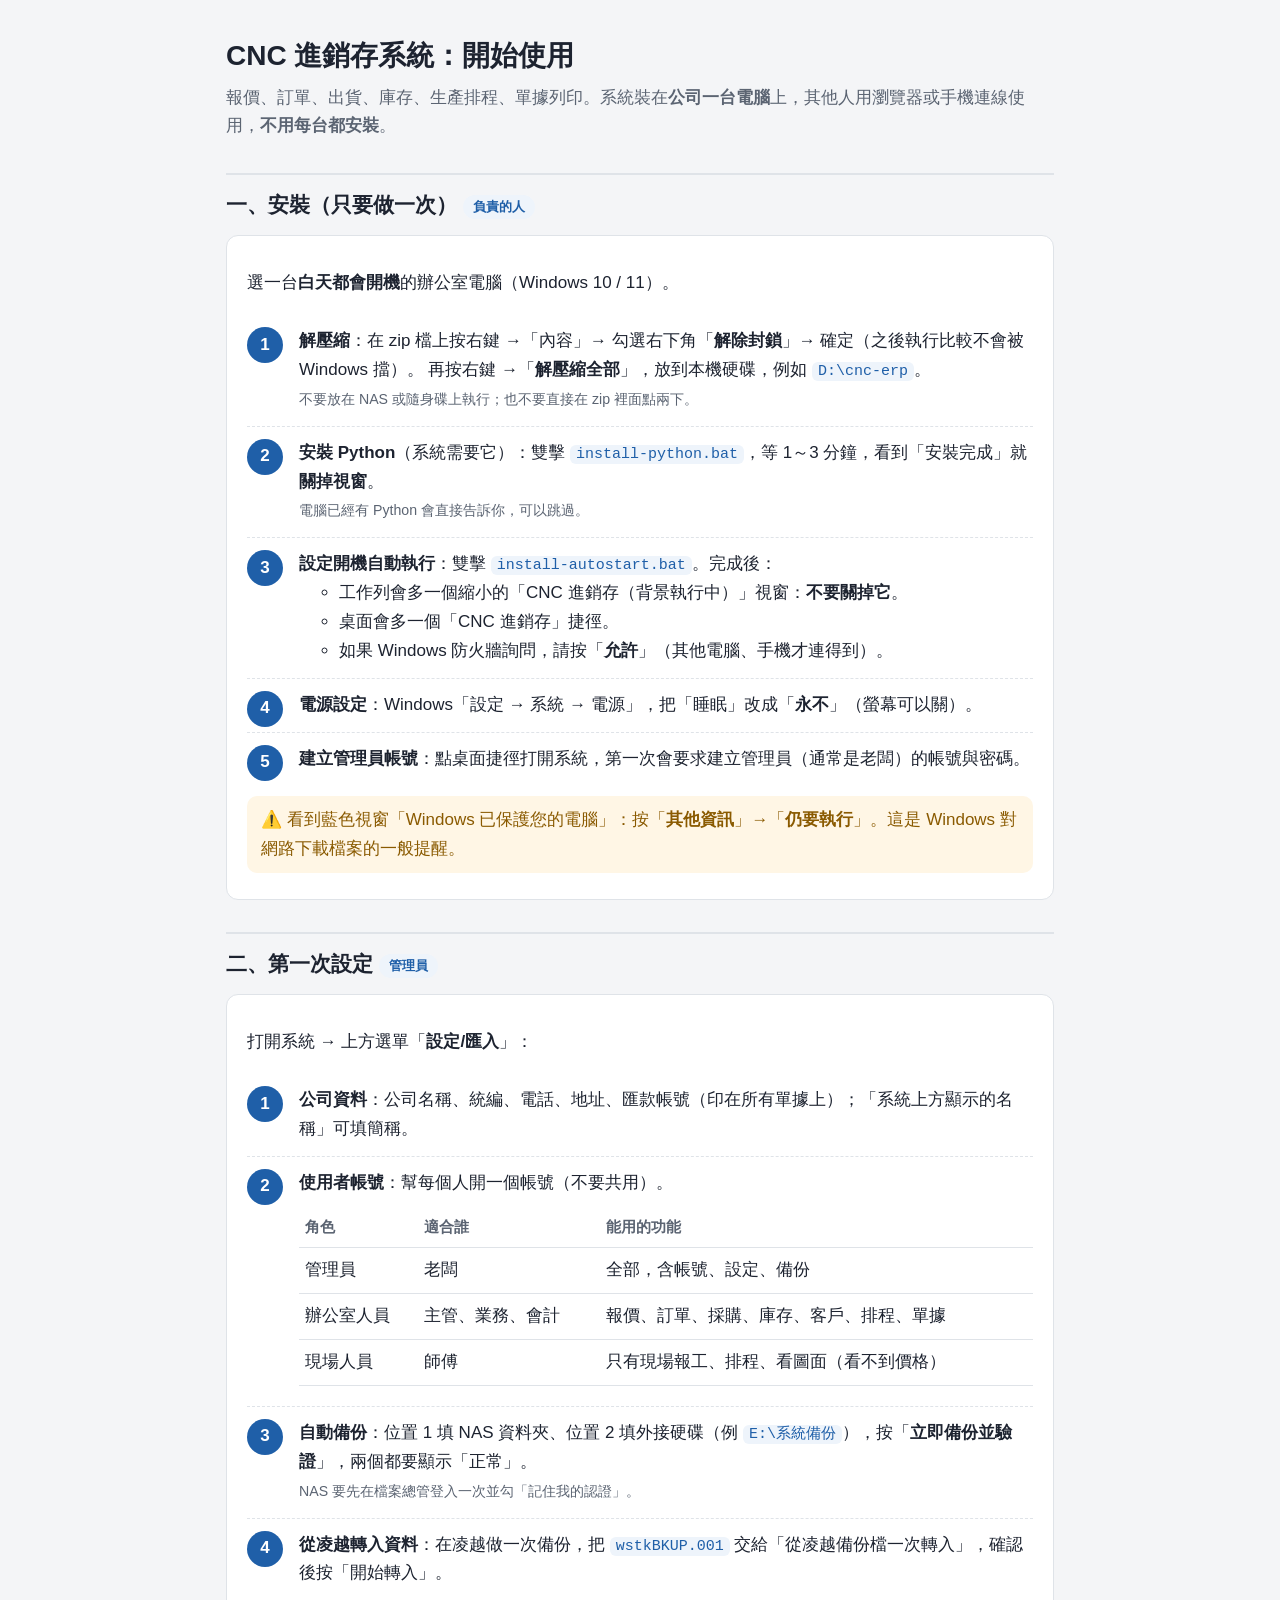
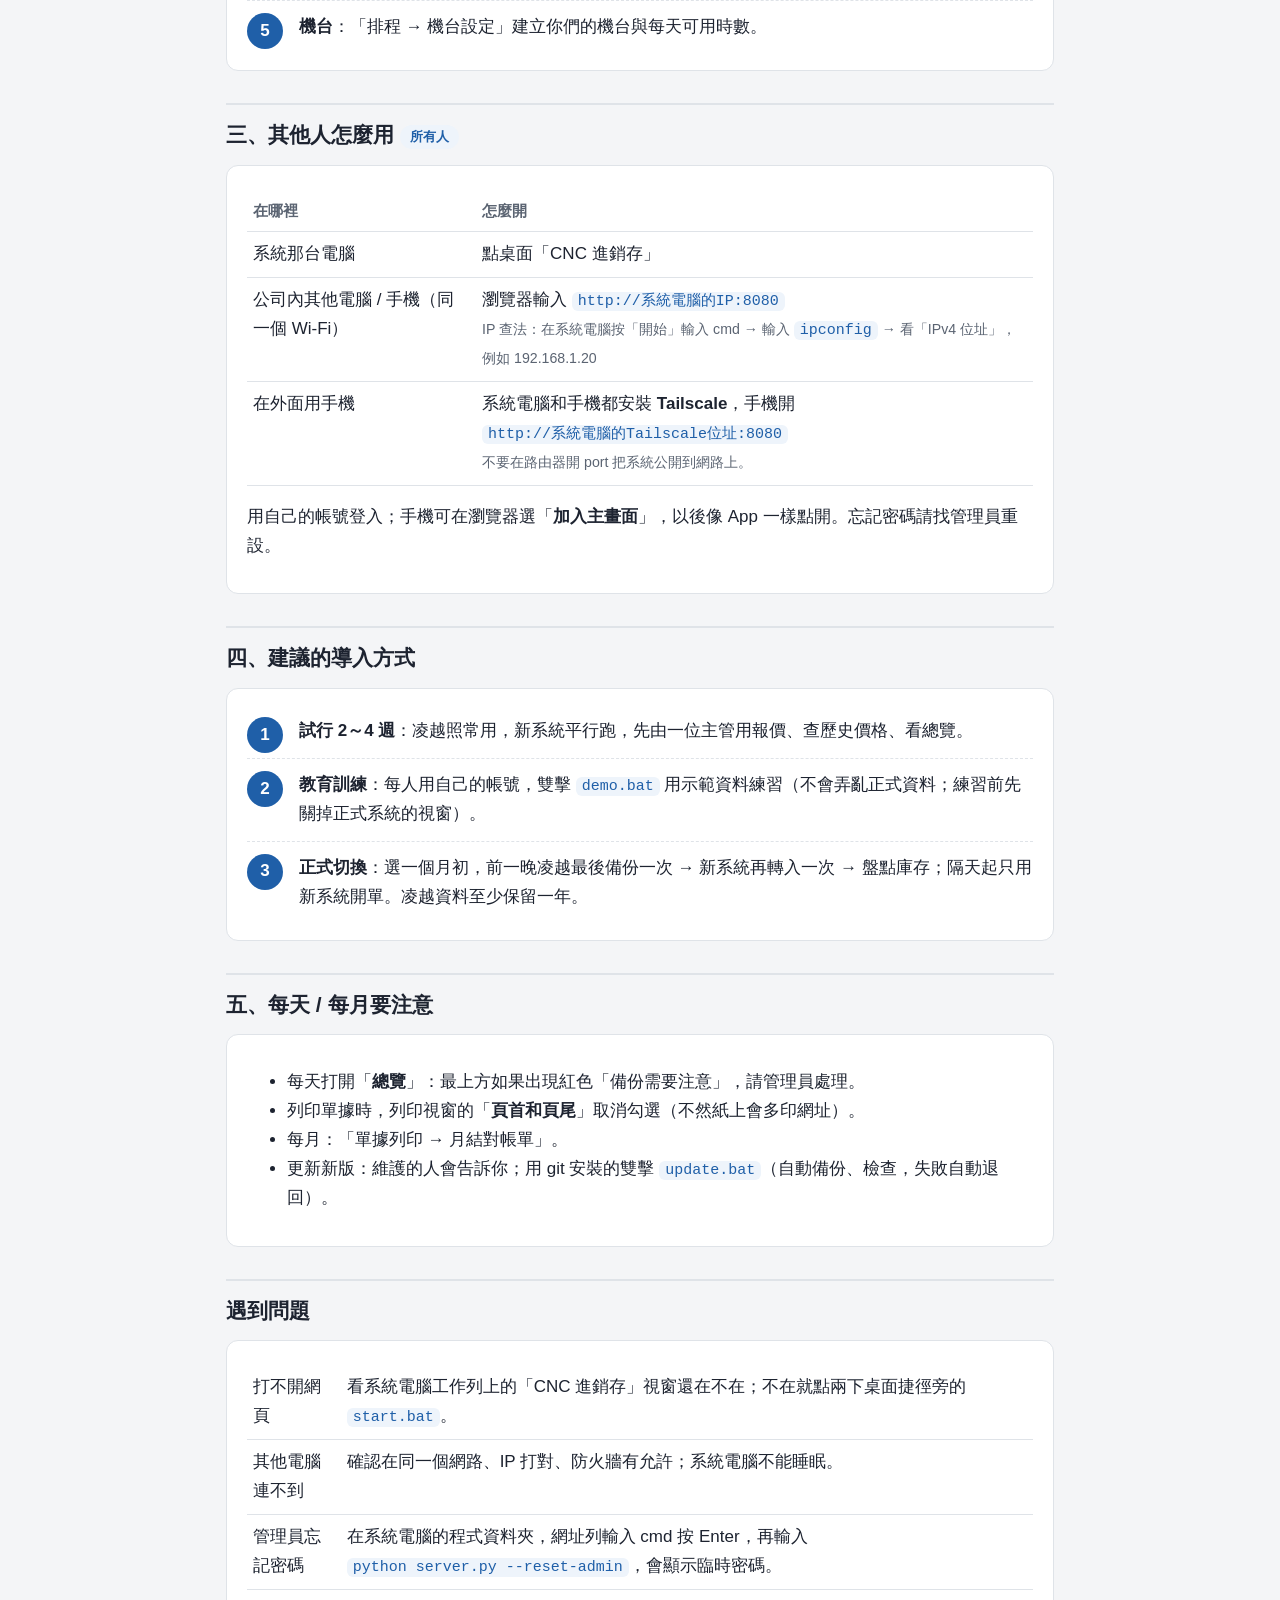
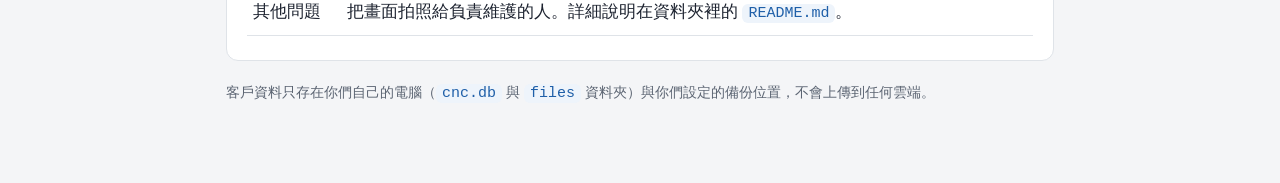
<file: cnc-erp/請先看我.html>
<!doctype html>
<html lang="zh-Hant">
<head>
<meta charset="utf-8">
<meta name="viewport" content="width=device-width, initial-scale=1">
<title>CNC 進銷存：開始使用</title>
<style>
  :root { --ink: #1d2330; --muted: #5b6472; --line: #dfe3e8; --brand: #1f5fa8; --soft: #eef4fb; --warn: #fff6e5; --warn-ink: #8a5a00; }
  * { box-sizing: border-box; }
  body { margin: 0; background: #f4f5f7; color: var(--ink); font: 17px/1.7 "Microsoft JhengHei", "PingFang TC", "Noto Sans TC", sans-serif; }
  main { max-width: 860px; margin: 0 auto; padding: 24px 16px 60px; }
  h1 { font-size: 28px; margin: 8px 0 4px; }
  h2 { font-size: 21px; margin: 32px 0 10px; padding-top: 12px; border-top: 2px solid var(--line); }
  .lead { color: var(--muted); margin-top: 0; }
  .card { background: #fff; border: 1px solid var(--line); border-radius: 12px; padding: 16px 20px; margin: 12px 0; }
  ol.steps { counter-reset: s; list-style: none; padding: 0; margin: 0; }
  ol.steps > li { counter-increment: s; position: relative; padding: 12px 0 12px 52px; border-bottom: 1px dashed var(--line); }
  ol.steps > li:last-child { border-bottom: 0; }
  ol.steps > li::before { content: counter(s); position: absolute; left: 0; top: 12px; width: 36px; height: 36px; border-radius: 50%;
    background: var(--brand); color: #fff; font-weight: 700; display: flex; align-items: center; justify-content: center; }
  code, .file { background: var(--soft); color: var(--brand); padding: 1px 6px; border-radius: 6px; font-family: Consolas, monospace; font-size: 15px; white-space: nowrap; }
  .warn { background: var(--warn); color: var(--warn-ink); border-radius: 10px; padding: 10px 14px; margin: 10px 0; }
  .who { display: inline-block; font-size: 13px; padding: 1px 10px; border-radius: 99px; background: var(--soft); color: var(--brand); margin-left: 6px; vertical-align: middle; }
  table { width: 100%; border-collapse: collapse; margin: 8px 0; }
  th, td { border-bottom: 1px solid var(--line); padding: 8px 6px; text-align: left; vertical-align: top; }
  th { color: var(--muted); font-size: 15px; }
  small { color: var(--muted); }
  @media print { body { background: #fff; font-size: 13px; } .card { break-inside: avoid; } h2 { break-after: avoid; } }
</style>
</head>
<body>
<main>
  <h1>CNC 進銷存系統：開始使用</h1>
  <p class="lead">報價、訂單、出貨、庫存、生產排程、單據列印。系統裝在<b>公司一台電腦</b>上，其他人用瀏覽器或手機連線使用，<b>不用每台都安裝</b>。</p>

  <h2>一、安裝（只要做一次）<span class="who">負責的人</span></h2>
  <div class="card">
    <p>選一台<b>白天都會開機</b>的辦公室電腦（Windows 10 / 11）。</p>
    <ol class="steps">
      <li><b>解壓縮</b>：在 zip 檔上按右鍵 →「內容」→ 勾選右下角「<b>解除封鎖</b>」→ 確定（之後執行比較不會被 Windows 擋）。
        再按右鍵 →「<b>解壓縮全部</b>」，放到本機硬碟，例如 <code>D:\cnc-erp</code>。<br>
        <small>不要放在 NAS 或隨身碟上執行；也不要直接在 zip 裡面點兩下。</small></li>
      <li><b>安裝 Python</b>（系統需要它）：雙擊 <span class="file">install-python.bat</span>，等 1～3 分鐘，看到「安裝完成」就<b>關掉視窗</b>。<br>
        <small>電腦已經有 Python 會直接告訴你，可以跳過。</small></li>
      <li><b>設定開機自動執行</b>：雙擊 <span class="file">install-autostart.bat</span>。完成後：
        <ul>
          <li>工作列會多一個縮小的「CNC 進銷存（背景執行中）」視窗：<b>不要關掉它</b>。</li>
          <li>桌面會多一個「CNC 進銷存」捷徑。</li>
          <li>如果 Windows 防火牆詢問，請按「<b>允許</b>」（其他電腦、手機才連得到）。</li>
        </ul></li>
      <li><b>電源設定</b>：Windows「設定 → 系統 → 電源」，把「睡眠」改成「<b>永不</b>」（螢幕可以關）。</li>
      <li><b>建立管理員帳號</b>：點桌面捷徑打開系統，第一次會要求建立管理員（通常是老闆）的帳號與密碼。</li>
    </ol>
    <div class="warn">⚠️ 看到藍色視窗「Windows 已保護您的電腦」：按「<b>其他資訊</b>」→「<b>仍要執行</b>」。這是 Windows 對網路下載檔案的一般提醒。</div>
  </div>

  <h2>二、第一次設定<span class="who">管理員</span></h2>
  <div class="card">
    <p>打開系統 → 上方選單「<b>設定/匯入</b>」：</p>
    <ol class="steps">
      <li><b>公司資料</b>：公司名稱、統編、電話、地址、匯款帳號（印在所有單據上）；「系統上方顯示的名稱」可填簡稱。</li>
      <li><b>使用者帳號</b>：幫每個人開一個帳號（不要共用）。
        <table>
          <tr><th>角色</th><th>適合誰</th><th>能用的功能</th></tr>
          <tr><td>管理員</td><td>老闆</td><td>全部，含帳號、設定、備份</td></tr>
          <tr><td>辦公室人員</td><td>主管、業務、會計</td><td>報價、訂單、採購、庫存、客戶、排程、單據</td></tr>
          <tr><td>現場人員</td><td>師傅</td><td>只有現場報工、排程、看圖面（看不到價格）</td></tr>
        </table></li>
      <li><b>自動備份</b>：位置 1 填 NAS 資料夾、位置 2 填外接硬碟（例 <code>E:\系統備份</code>），按「<b>立即備份並驗證</b>」，兩個都要顯示「正常」。<br>
        <small>NAS 要先在檔案總管登入一次並勾「記住我的認證」。</small></li>
      <li><b>從凌越轉入資料</b>：在凌越做一次備份，把 <code>wstkBKUP.001</code> 交給「從凌越備份檔一次轉入」，確認後按「開始轉入」。</li>
      <li><b>機台</b>：「排程 → 機台設定」建立你們的機台與每天可用時數。</li>
    </ol>
  </div>

  <h2>三、其他人怎麼用<span class="who">所有人</span></h2>
  <div class="card">
    <table>
      <tr><th>在哪裡</th><th>怎麼開</th></tr>
      <tr><td>系統那台電腦</td><td>點桌面「CNC 進銷存」</td></tr>
      <tr><td>公司內其他電腦 / 手機（同一個 Wi-Fi）</td><td>瀏覽器輸入 <code>http://系統電腦的IP:8080</code><br>
        <small>IP 查法：在系統電腦按「開始」輸入 cmd → 輸入 <code>ipconfig</code> → 看「IPv4 位址」，例如 192.168.1.20</small></td></tr>
      <tr><td>在外面用手機</td><td>系統電腦和手機都安裝 <b>Tailscale</b>，手機開 <code>http://系統電腦的Tailscale位址:8080</code><br>
        <small>不要在路由器開 port 把系統公開到網路上。</small></td></tr>
    </table>
    <p>用自己的帳號登入；手機可在瀏覽器選「<b>加入主畫面</b>」，以後像 App 一樣點開。忘記密碼請找管理員重設。</p>
  </div>

  <h2>四、建議的導入方式</h2>
  <div class="card">
    <ol class="steps">
      <li><b>試行 2～4 週</b>：凌越照常用，新系統平行跑，先由一位主管用報價、查歷史價格、看總覽。</li>
      <li><b>教育訓練</b>：每人用自己的帳號，雙擊 <span class="file">demo.bat</span> 用示範資料練習（不會弄亂正式資料；練習前先關掉正式系統的視窗）。</li>
      <li><b>正式切換</b>：選一個月初，前一晚凌越最後備份一次 → 新系統再轉入一次 → 盤點庫存；隔天起只用新系統開單。凌越資料至少保留一年。</li>
    </ol>
  </div>

  <h2>五、每天 / 每月要注意</h2>
  <div class="card">
    <ul>
      <li>每天打開「<b>總覽</b>」：最上方如果出現紅色「備份需要注意」，請管理員處理。</li>
      <li>列印單據時，列印視窗的「<b>頁首和頁尾</b>」取消勾選（不然紙上會多印網址）。</li>
      <li>每月：「單據列印 → 月結對帳單」。</li>
      <li>更新新版：維護的人會告訴你；用 git 安裝的雙擊 <span class="file">update.bat</span>（自動備份、檢查，失敗自動退回）。</li>
    </ul>
  </div>

  <h2>遇到問題</h2>
  <div class="card">
    <table>
      <tr><td>打不開網頁</td><td>看系統電腦工作列上的「CNC 進銷存」視窗還在不在；不在就點兩下桌面捷徑旁的 <span class="file">start.bat</span>。</td></tr>
      <tr><td>其他電腦連不到</td><td>確認在同一個網路、IP 打對、防火牆有允許；系統電腦不能睡眠。</td></tr>
      <tr><td>管理員忘記密碼</td><td>在系統電腦的程式資料夾，網址列輸入 cmd 按 Enter，再輸入 <code>python server.py --reset-admin</code>，會顯示臨時密碼。</td></tr>
      <tr><td>其他問題</td><td>把畫面拍照給負責維護的人。詳細說明在資料夾裡的 <span class="file">README.md</span>。</td></tr>
    </table>
  </div>
  <p><small>客戶資料只存在你們自己的電腦（<code>cnc.db</code> 與 <code>files</code> 資料夾）與你們設定的備份位置，不會上傳到任何雲端。</small></p>
</main>
</body>
</html>
</file>
